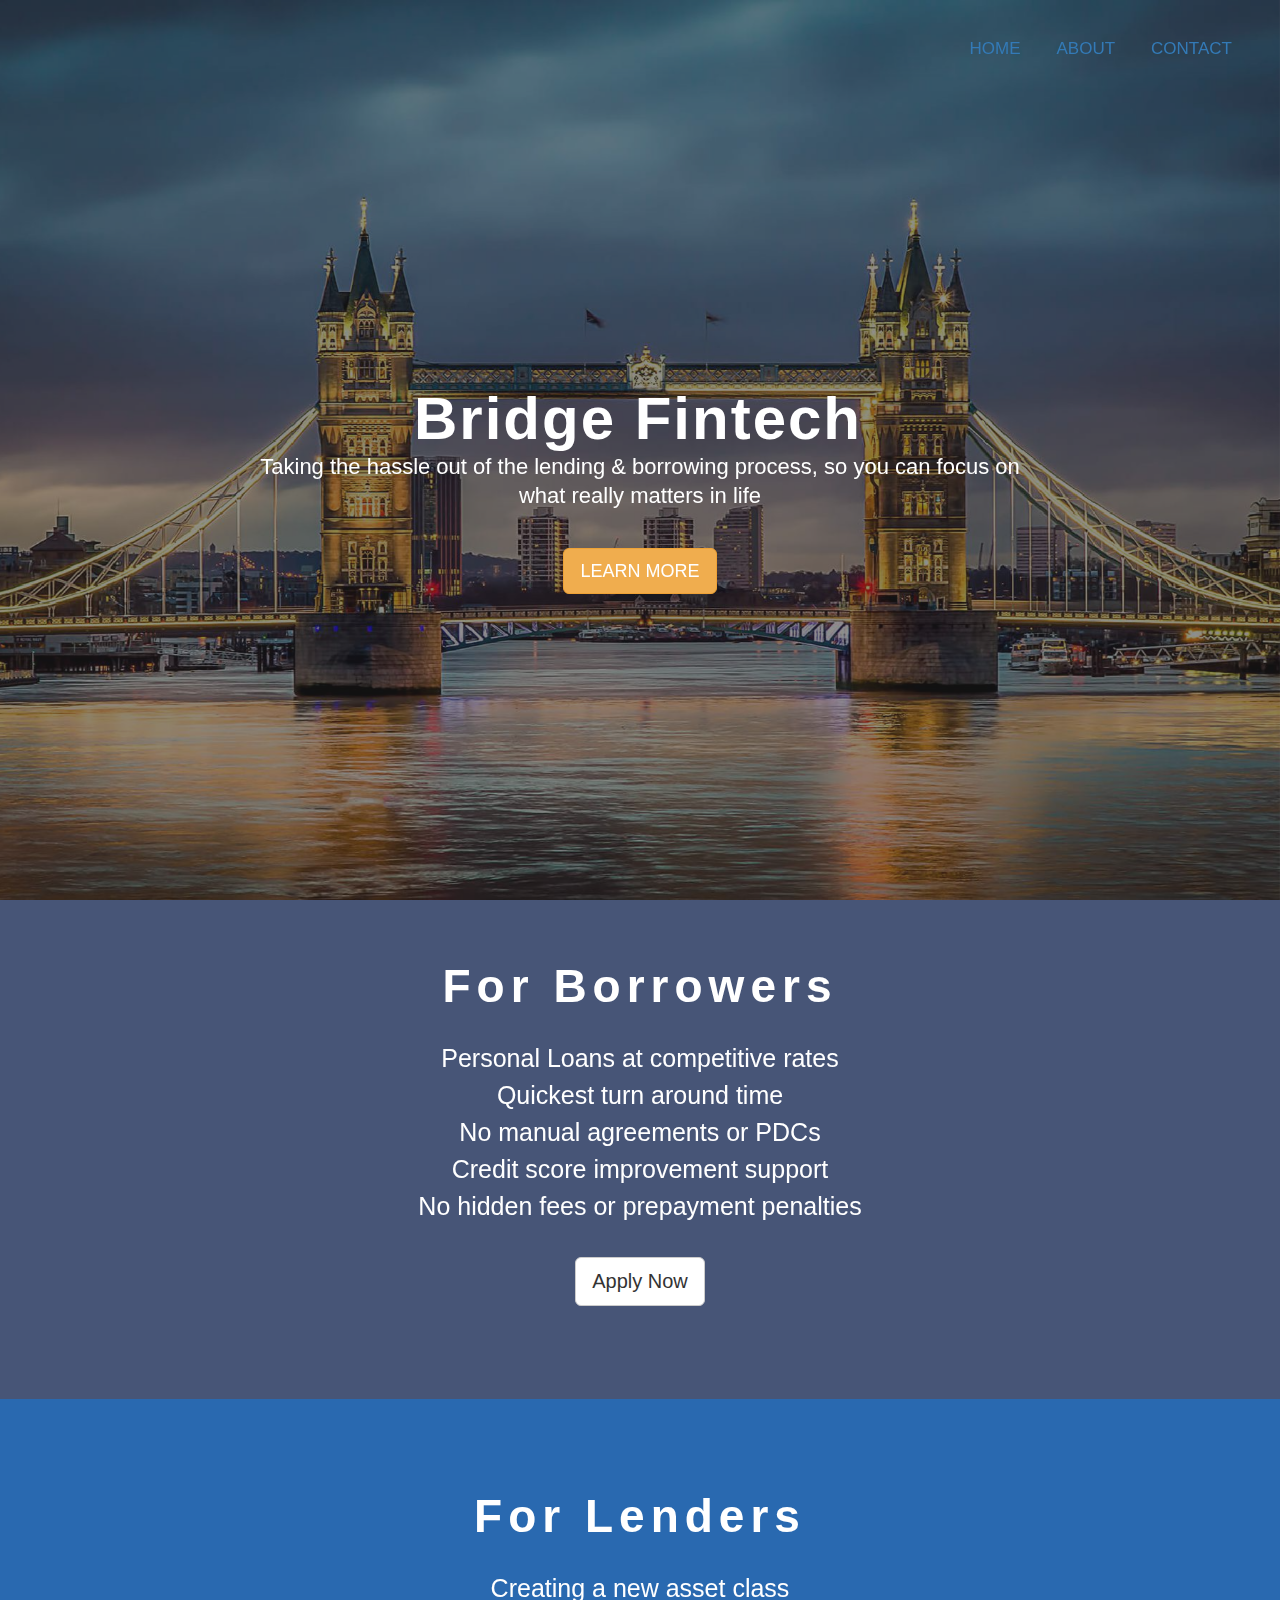
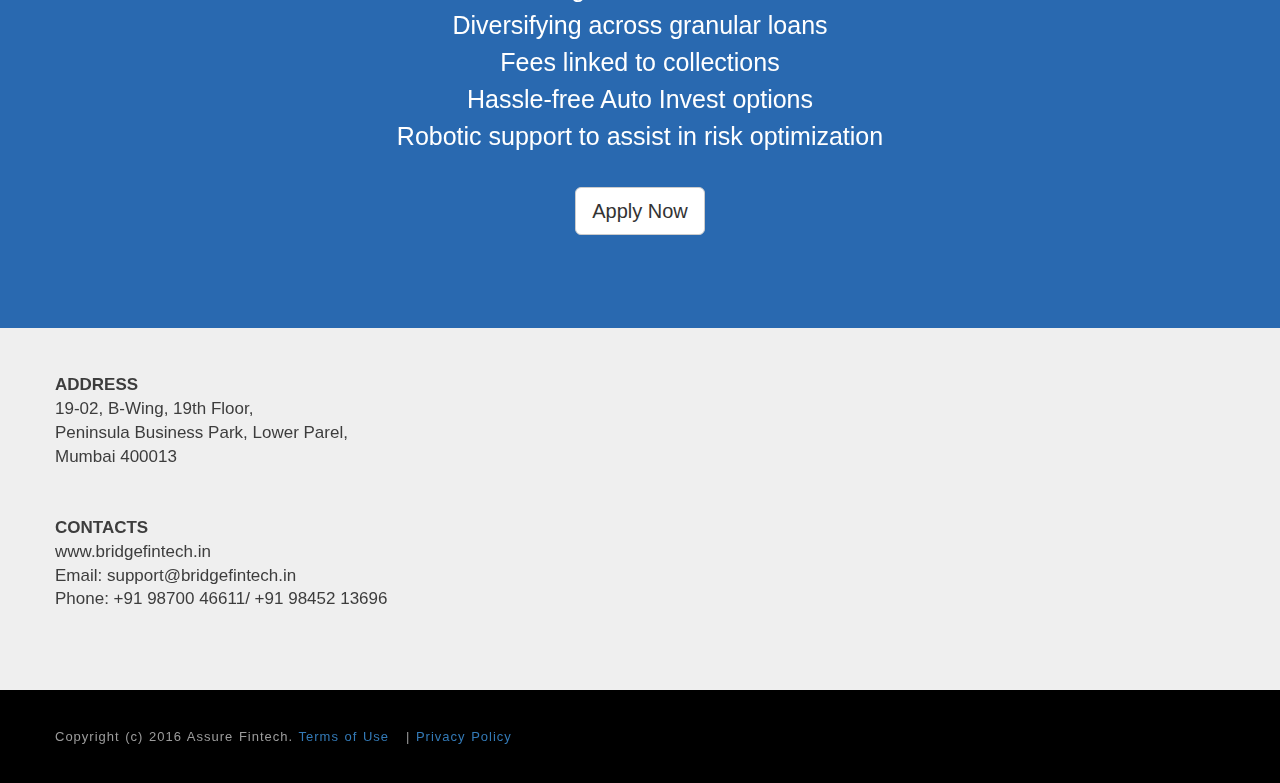
<file: index.html>
<!DOCTYPE html>
<html>
<head>
  <!-- Site made with Mobirise Website Builder v3.8.1, https://mobirise.com -->
  <meta charset="UTF-8">
  <meta http-equiv="X-UA-Compatible" content="IE=edge">
  <meta name="generator" content="Mobirise v3.8.1, mobirise.com">
  <meta name="viewport" content="width=device-width, initial-scale=1">
  <link rel="shortcut icon" href="images/1-154x128-97.png" type="image/x-icon">
  <meta name="description" content="Bridge Fintech">
  <title>Bridge Fintech</title>
  <link rel="stylesheet" href="https://fonts.googleapis.com/css?family=Roboto:700,400&amp;subset=cyrillic,latin,greek,vietnamese">
  <link rel="stylesheet" href="styles/cbab256f.bridge.min.css">
  
  
  
</head>
<body>
<section class="mbr-navbar mbr-navbar--freeze mbr-navbar--absolute mbr-navbar--transparent mbr-navbar--sticky mbr-navbar--auto-collapse" id="menu-3">
    <div class="mbr-navbar__section mbr-section">
        <div class="mbr-section__container container">
            <div class="mbr-navbar__container">
                <div class="mbr-navbar__column mbr-navbar__column--s mbr-navbar__brand">
                    <span class="mbr-navbar__brand-link mbr-brand mbr-brand--inline">
                        
                        <span class="mbr-brand__name"><a class="mbr-brand__name text-white" href="https://mobirise.com"></a></span>
                    </span>
                </div>
                <div class="mbr-navbar__hamburger mbr-hamburger"><span class="mbr-hamburger__line"></span></div>
                <div class="mbr-navbar__column mbr-navbar__menu">
                    <nav class="mbr-navbar__menu-box mbr-navbar__menu-box--inline-right">
                        <div class="mbr-navbar__column">
                            <ul class="mbr-navbar__items mbr-navbar__items--right float-left mbr-buttons mbr-buttons--freeze mbr-buttons--right btn-decorator mbr-buttons--active mbr-buttons--only-links"><li class="mbr-navbar__item"><a class="mbr-buttons__link btn text-white" href="index.html">HOME</a></li><li class="mbr-navbar__item"><a class="mbr-buttons__link btn text-white" href="index.html#content5-1">ABOUT</a></li><li class="mbr-navbar__item"><a class="mbr-buttons__link btn text-white" href="#bottom">CONTACT</a></li></ul>                            
                            
                        </div>
                    </nav>
                </div>
            </div>
        </div>
    </div>
</section>

<section class="engine"><a rel="external" href="https://mobirise.com">best mobile web page builder software</a></section><section class="mbr-box mbr-section mbr-section--relative mbr-section--fixed-size mbr-section--full-height mbr-section--bg-adapted mbr-parallax-background" id="header2-0" style="background-image: url(images/bridging-finance-111-2000x1263-43.jpg)">
    <div class="mbr-box__magnet mbr-box__magnet--sm-padding mbr-box__magnet--center-center mbr-after-navbar">
        <div class="mbr-overlay" style="opacity: 0.5; background-color: rgb(34, 34, 34)"></div>
        <div class="mbr-box__container mbr-section__container container">
            <div class="mbr-box mbr-box--stretched"><div class="mbr-box__magnet mbr-box__magnet--center-center">
                <div class="row"><div class="col-sm-8 col-sm-offset-2">
                    <div class="mbr-hero animated fadeInUp">
                        <h1 class="mbr-hero__text">Bridge Fintech</h1>
                        <p class="mbr-hero__subtext">Taking the hassle out of the lending &amp; borrowing process, so you can focus on what really matters in life<br></p>
                    </div>
                    <div class="mbr-buttons btn-inverse mbr-buttons--center"><a class="mbr-buttons__btn btn btn-lg btn-warning animated fadeInUp delay" href="index.html#content5-1">LEARN MORE</a></div>
                </div></div>
            </div></div>
        </div>
        
    </div>
</section>

<section class="mbr-section mbr-section--relative mbr-section--fixed-size" id="content5-1" style="background-color: rgb(71, 85, 119)">
    
    <div class="mbr-section__container container mbr-section__container--first" style="padding-top: 62px">
        <div class="mbr-header mbr-header--wysiwyg row">
            <div class="col-sm-8 col-sm-offset-2">
                <h3 class="mbr-header__text">For Borrowers</h3>
                
            </div>
        </div>
    </div>
    <div class="mbr-section__container container mbr-section__container--middle">
        <div class="row">
            <div class="mbr-article mbr-article--wysiwyg col-sm-8 col-sm-offset-2"><p>Personal Loans at competitive rates</p><p>Quickest turn around time</p><p>No manual agreements or PDCs</p><p>Credit score improvement support</p><p>No hidden fees or prepayment penalties</p></div>
        </div>
    </div>
    <div class="mbr-section__container container mbr-section__container--last" style="padding-bottom: 93px">
        <div class="row">
            <div class="col-sm-8 col-sm-offset-2">
                <div class="mbr-buttons mbr-buttons--center btn-inverse"><a class="mbr-buttons__btn btn btn-lg btn-default" href="borrower.html">Apply Now</a></div>
            </div>
        </div>
    </div>
</section>

<section class="mbr-section mbr-section--relative mbr-section--fixed-size" id="content5-0" style="background-color: rgb(41, 105, 176)">
    
    <div class="mbr-section__container container mbr-section__container--first" style="padding-top: 93px">
        <div class="mbr-header mbr-header--wysiwyg row">
            <div class="col-sm-8 col-sm-offset-2">
                <h3 class="mbr-header__text">For Lenders</h3>
                
            </div>
        </div>
    </div>
    <div class="mbr-section__container container mbr-section__container--middle">
        <div class="row">
            <div class="mbr-article mbr-article--wysiwyg col-sm-8 col-sm-offset-2"><p>Creating a new asset class</p><p>Diversifying across granular loans</p><p>Fees linked to collections</p><p>Hassle-free Auto Invest options</p><p>Robotic support to assist in risk optimization</p></div>
        </div>
    </div>
    <div class="mbr-section__container container mbr-section__container--last" style="padding-bottom: 93px">
        <div class="row">
            <div class="col-sm-8 col-sm-offset-2">
                <div class="mbr-buttons mbr-buttons--center btn-inverse"><a class="mbr-buttons__btn btn btn-lg btn-default" href="lender.html">Apply Now</a></div>
            </div>
        </div>
    </div>
</section>

<section class="mbr-section mbr-section--relative mbr-section--fixed-size" id="contacts3-0" style="background-color: rgb(239, 239, 239)">
    
    <div class="mbr-section__container container">
        <div class="mbr-contacts mbr-contacts--wysiwyg row" style="padding-top: 45px; padding-bottom: 45px">
            <div class="col-sm-8">
                <div class="row">
                    <div class="col-sm-6">
                        <p class="mbr-contacts__text"></p><p><strong>ADDRESS</strong><br>19-02, B-Wing, 19th Floor,<br>Peninsula Business Park, Lower Parel,<br>Mumbai 400013<br><br><br><strong>CONTACTS</strong><br>www.bridgefintech.in<br>Email: support@bridgefintech.in<br>Phone: +91 98700 46611/ +91 98452 13696<br><br></p><p></p>
                    </div>
                    <div class="col-sm-6"><ul class="mbr-contacts__list"><li></li></ul></div>
                </div>
            </div>
            <div class="mbr-contacts__column col-sm-4" data-form-type="formoid">
                <div data-form-alert="true">
                    <div class="hide" data-form-alert-success="true">Thanks for filling out form!</div>
                </div>
                <!--<form action="https://mobirise.com/" method="post" data-form-title="MESSAGE">
                    <input type="hidden" value="7YAMevv4QUNXZm1xCxeWI3O4GCYsfMkDYoqnzl8BRlXw/zpi+vPw1NYSSk98exB3Z8KjG8rC/idO8+t3IicPDhc+JNkP3DWtWfXij8cNUCAuQf3+Q1TulJep7mzOorax" data-form-email="true">
                    <div class="form-group">
                        <input type="text" class="form-control input-sm input-inverse" name="name" required="" placeholder="Name*" data-form-field="Name">
                    </div>
                    <div class="form-group">
                        <input type="email" class="form-control input-sm input-inverse" name="email" required="" placeholder="Email*" data-form-field="Email">
                    </div>
                    <div class="form-group">
                        <input type="tel" class="form-control input-sm input-inverse" name="phone" placeholder="Phone" data-form-field="Phone">
                    </div>
                    <div class="form-group">
                        <textarea class="form-control input-sm input-inverse" name="message" rows="4" placeholder="Message" data-form-field="Message"></textarea>
                    </div>
                    <div class="mbr-buttons mbr-buttons--right btn-inverse"><button type="submit" class="mbr-buttons__btn btn btn-danger">CONTACT US</button></div>
                </form>-->
            </div>
        </div>
    </div>
</section>

<footer class="mbr-section mbr-section--relative mbr-section--fixed-size" id="footer1-0" style="background-color: rgb(0, 0, 0)">
    
    <div class="mbr-section__container container">
        <div class="mbr-footer mbr-footer--wysiwyg row" style="padding-top: 36.900000000000006px; padding-bottom: 36.900000000000006px">
            <div class="col-sm-12">
                <p class="mbr-footer__copyright">Copyright (c) 2016 Assure Fintech. <a href="/terms_and_conditions.html" class="text-white">Terms of Use </a>&nbsp; | <a href="/privacy.html" class="text-white">Privacy Policy</a></p>
            </div>
        </div>
    </div>
</footer>


  <script src="scripts/f4be59d0.main.js"></script>
  
</body>
</html>
</file>
